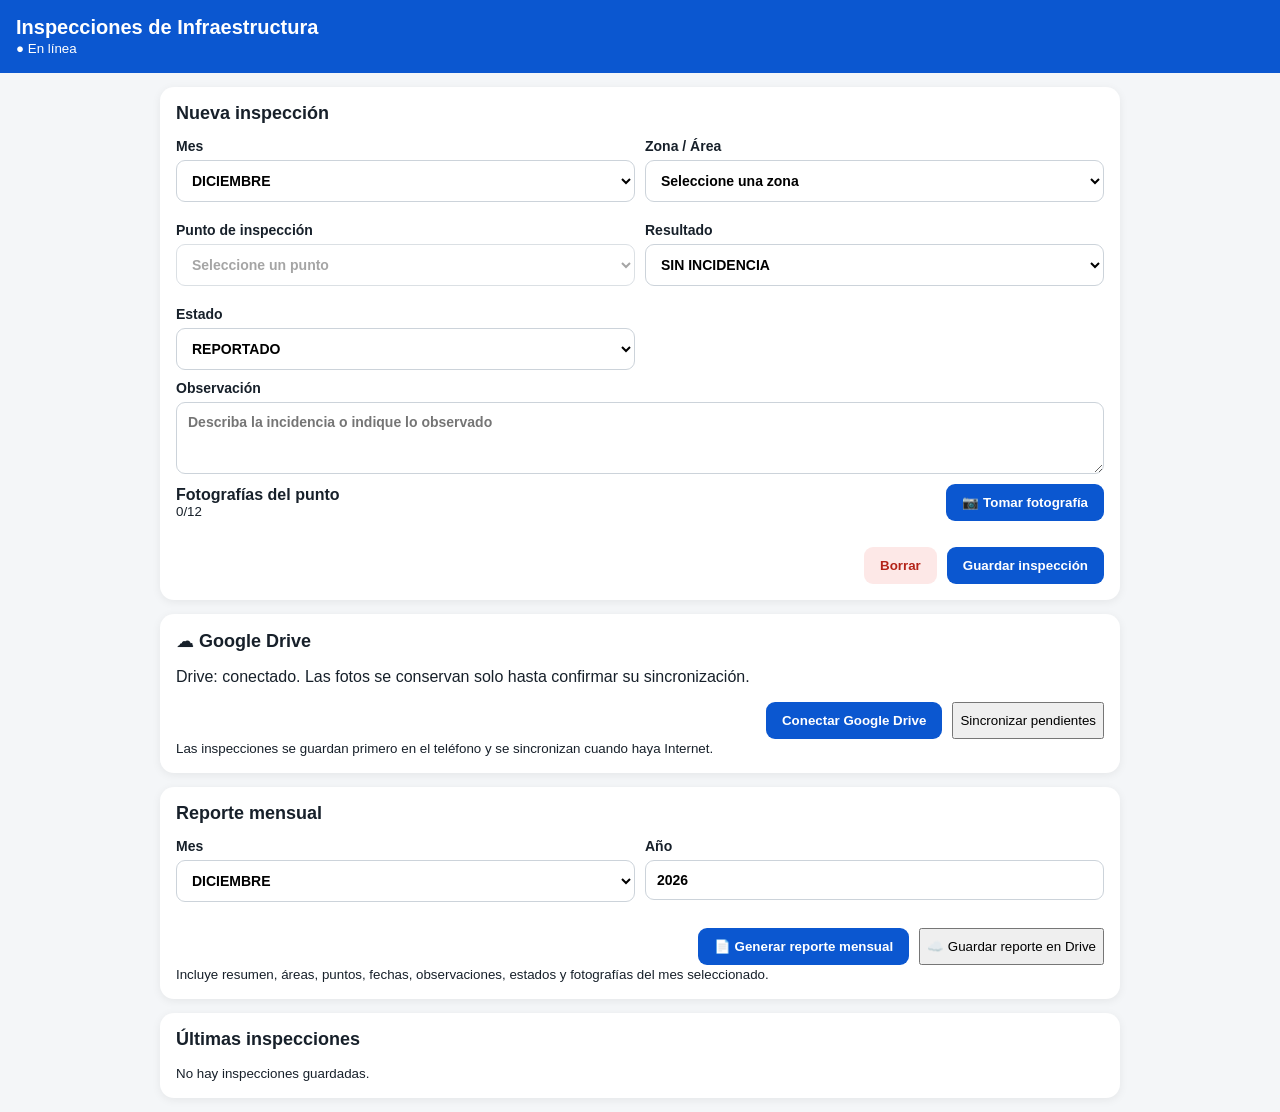
<file: index.html>
<!doctype html><html lang="es"><head><meta charset="utf-8"><meta name="viewport" content="width=device-width,initial-scale=1,viewport-fit=cover"><meta name="theme-color" content="#0b57d0"><link rel="manifest" href="manifest.json?v=41"><link rel="stylesheet" href="styles.css?v=41"><title>Inspecciones de Infraestructura</title></head><body><header><div><h1>Inspecciones de Infraestructura</h1><small id="net">Iniciando…</small></div></header><main>
<section class="card"><h2>Nueva inspección</h2><div class="grid"><label>Mes<select id="month"></select></label><label>Zona / Área<select id="zone"></select></label><label>Punto de inspección<select id="point" disabled></select></label><label>Resultado<select id="result"><option>SIN INCIDENCIA</option><option>CON INCIDENCIA</option></select></label><label>Estado<select id="status"><option>REPORTADO</option><option>PENDIENTE</option></select></label></div><label>Observación<textarea id="obs" rows="3" placeholder="Describa la incidencia o indique lo observado"></textarea></label><div class="photoBar"><div><b>Fotografías del punto</b><small id="photoCount">0/12</small></div><button id="camera" class="primary">📷 Tomar fotografía</button></div><input id="cameraInput" type="file" accept="image/*" capture="environment" hidden><div id="photos" class="photos"></div><div class="actions"><button id="clear" class="danger">Borrar</button><button id="save" class="primary">Guardar inspección</button></div></section>
<section class="card"><h2>☁️ Google Drive</h2><p id="driveStatus">Drive: no configurado. La aplicación seguirá funcionando sin conexión.</p><div class="actions"><button id="connectDrive" class="primary">Conectar Google Drive</button><button id="syncNow">Sincronizar pendientes</button></div><small>Las inspecciones se guardan primero en el teléfono y se sincronizan cuando haya Internet.</small></section>
<section class="card"><h2>Reporte mensual</h2><div class="grid"><label>Mes<select id="reportMonth"></select></label><label>Año<input id="reportYear" type="number"></label></div><div class="actions"><button id="report" class="primary">📄 Generar reporte mensual</button><button id="saveReportDrive">☁️ Guardar reporte en Drive</button></div><small>Incluye resumen, áreas, puntos, fechas, observaciones, estados y fotografías del mes seleccionado.</small></section>
<section class="card"><h2>Últimas inspecciones</h2><div id="records"></div></section></main><script>setTimeout(()=>{const n=document.getElementById("net");if(n&&n.textContent==="Iniciando…")n.textContent="El código no inició; recargue esta página";},5000);</script><script>window.addEventListener("error",function(e){var n=document.getElementById("net");if(n)n.textContent="Error de código: "+(e.message||"sintaxis")+" archivo "+((e.filename||"").split("/").pop()||"desconocido")+" línea "+(e.lineno||"?");});</script><script src="app.js?v=48" onerror="document.getElementById(&quot;net&quot;).textContent=&quot;No se pudo cargar app.js&quot;"></script><script src="report-drive.js?v=48"></script></body></html>
</file>
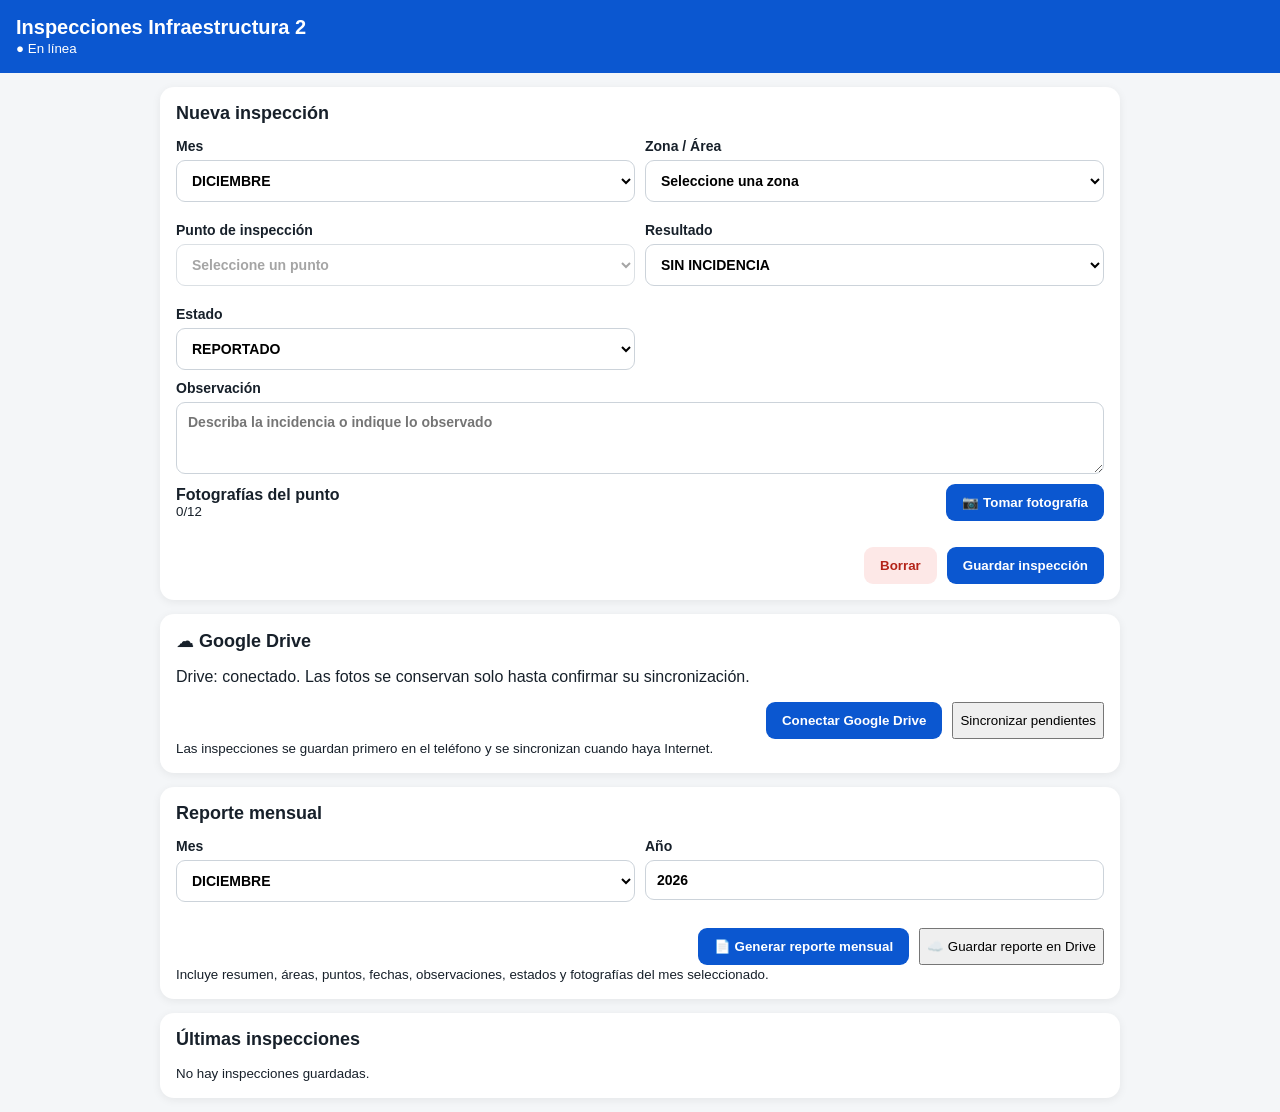
<file: v2/index.html>
<!doctype html><html lang="es"><head><meta charset="utf-8"><meta name="viewport" content="width=device-width,initial-scale=1,viewport-fit=cover"><meta name="theme-color" content="#0b57d0"><link rel="manifest" href="manifest.json?v=1"><link rel="stylesheet" href="styles.css?v=1"><title>Inspecciones Infraestructura 2</title></head><body><header><div><h1>Inspecciones Infraestructura 2</h1><small id="net">Iniciando…</small></div></header><main>
<section class="card"><h2>Nueva inspección</h2><div class="grid"><label>Mes<select id="month"></select></label><label>Zona / Área<select id="zone"></select></label><label>Punto de inspección<select id="point" disabled></select></label><label>Resultado<select id="result"><option>SIN INCIDENCIA</option><option>CON INCIDENCIA</option></select></label><label>Estado<select id="status"><option>REPORTADO</option><option>PENDIENTE</option></select></label></div><label>Observación<textarea id="obs" rows="3" placeholder="Describa la incidencia o indique lo observado"></textarea></label><div class="photoBar"><div><b>Fotografías del punto</b><small id="photoCount">0/12</small></div><button id="camera" class="primary">📷 Tomar fotografía</button></div><input id="cameraInput" type="file" accept="image/*" capture="environment" hidden><div id="photos" class="photos"></div><div class="actions"><button id="clear" class="danger">Borrar</button><button id="save" class="primary">Guardar inspección</button></div></section>
<section class="card"><h2>☁️ Google Drive</h2><p id="driveStatus">Drive: no configurado. La aplicación seguirá funcionando sin conexión.</p><div class="actions"><button id="connectDrive" class="primary">Conectar Google Drive</button><button id="syncNow">Sincronizar pendientes</button></div><small>Las inspecciones se guardan primero en el teléfono y se sincronizan cuando haya Internet.</small></section>
<section class="card"><h2>Reporte mensual</h2><div class="grid"><label>Mes<select id="reportMonth"></select></label><label>Año<input id="reportYear" type="number"></label></div><div class="actions"><button id="report" class="primary">📄 Generar reporte mensual</button><button id="saveReportDrive">☁️ Guardar reporte en Drive</button></div><small>Incluye resumen, áreas, puntos, fechas, observaciones, estados y fotografías del mes seleccionado.</small></section>
<section class="card"><h2>Últimas inspecciones</h2><div id="records"></div></section></main><script>setTimeout(()=>{const n=document.getElementById("net");if(n&&n.textContent==="Iniciando…")n.textContent="El código no inició; recargue esta página";},5000);</script><script>window.addEventListener("error",function(e){var n=document.getElementById("net");if(n)n.textContent="Error de código: "+(e.message||"sintaxis")+" archivo "+((e.filename||"").split("/").pop()||"desconocido")+" línea "+(e.lineno||"?");});</script><script src="app.js?v=4" onerror="document.getElementById(&quot;net&quot;).textContent=&quot;No se pudo cargar app.js&quot;"></script><script src="report-drive.js?v=3"></script></body></html>
</file>
<file: styles.css>
*{box-sizing:border-box}body{margin:0;background:#f4f6f8;color:#17202a;font-family:Arial,system-ui,sans-serif}header{background:#0b57d0;color:#fff;padding:16px;position:sticky;top:0;z-index:5}h1{margin:0;font-size:20px}.card{background:#fff;max-width:960px;margin:14px auto;padding:16px;border-radius:14px;box-shadow:0 2px 10px #0001}h2{margin:0 0 14px;font-size:18px}.grid{display:grid;grid-template-columns:1fr 1fr;gap:10px}label{display:flex;flex-direction:column;gap:6px;font-weight:700;font-size:14px;margin-bottom:10px}select,input,textarea{font:inherit;padding:11px;border:1px solid #ccd3da;border-radius:9px;background:#fff}textarea{resize:vertical}.photoBar{display:flex;justify-content:space-between;align-items:center;gap:10px;margin:10px 0}.photoBar small{display:block}.photos{display:grid;grid-template-columns:repeat(4,1fr);gap:8px}.photo{position:relative}.photo img{width:100%;aspect-ratio:1;object-fit:cover;border-radius:8px;border:1px solid #ddd}.photo button{position:absolute;right:5px;top:5px;border:0;border-radius:50%;background:#b42318;color:#fff;width:30px;height:30px;font-size:18px}.actions{display:flex;justify-content:flex-end;gap:10px;margin-top:16px}.primary,.danger{border:0;border-radius:9px;padding:11px 16px;font-weight:700;cursor:pointer}.primary{background:#0b57d0;color:#fff}.danger{background:#fde8e7;color:#b42318}.full{width:100%;margin-bottom:8px}.record{border:1px solid #e0e4e8;border-radius:9px;padding:10px;margin:8px 0}.thumb{width:55px;height:55px;object-fit:cover;border-radius:5px;margin:3px}@media(max-width:650px){.grid{grid-template-columns:1fr}.photos{grid-template-columns:repeat(3,1fr)}.photoBar,.actions{align-items:stretch;flex-direction:column}.actions button{width:100%}}
</file>
<file: v2/styles.css>
*{box-sizing:border-box}body{margin:0;background:#f4f6f8;color:#17202a;font-family:Arial,system-ui,sans-serif}header{background:#0b57d0;color:#fff;padding:16px;position:sticky;top:0;z-index:5}h1{margin:0;font-size:20px}.card{background:#fff;max-width:960px;margin:14px auto;padding:16px;border-radius:14px;box-shadow:0 2px 10px #0001}h2{margin:0 0 14px;font-size:18px}.grid{display:grid;grid-template-columns:1fr 1fr;gap:10px}label{display:flex;flex-direction:column;gap:6px;font-weight:700;font-size:14px;margin-bottom:10px}select,input,textarea{font:inherit;padding:11px;border:1px solid #ccd3da;border-radius:9px;background:#fff}textarea{resize:vertical}.photoBar{display:flex;justify-content:space-between;align-items:center;gap:10px;margin:10px 0}.photoBar small{display:block}.photos{display:grid;grid-template-columns:repeat(4,1fr);gap:8px}.photo{position:relative}.photo img{width:100%;aspect-ratio:1;object-fit:cover;border-radius:8px;border:1px solid #ddd}.photo button{position:absolute;right:5px;top:5px;border:0;border-radius:50%;background:#b42318;color:#fff;width:30px;height:30px;font-size:18px}.actions{display:flex;justify-content:flex-end;gap:10px;margin-top:16px}.primary,.danger{border:0;border-radius:9px;padding:11px 16px;font-weight:700;cursor:pointer}.primary{background:#0b57d0;color:#fff}.danger{background:#fde8e7;color:#b42318}.full{width:100%;margin-bottom:8px}.record{border:1px solid #e0e4e8;border-radius:9px;padding:10px;margin:8px 0}.thumb{width:55px;height:55px;object-fit:cover;border-radius:5px;margin:3px}@media(max-width:650px){.grid{grid-template-columns:1fr}.photos{grid-template-columns:repeat(3,1fr)}.photoBar,.actions{align-items:stretch;flex-direction:column}.actions button{width:100%}}
</file>
